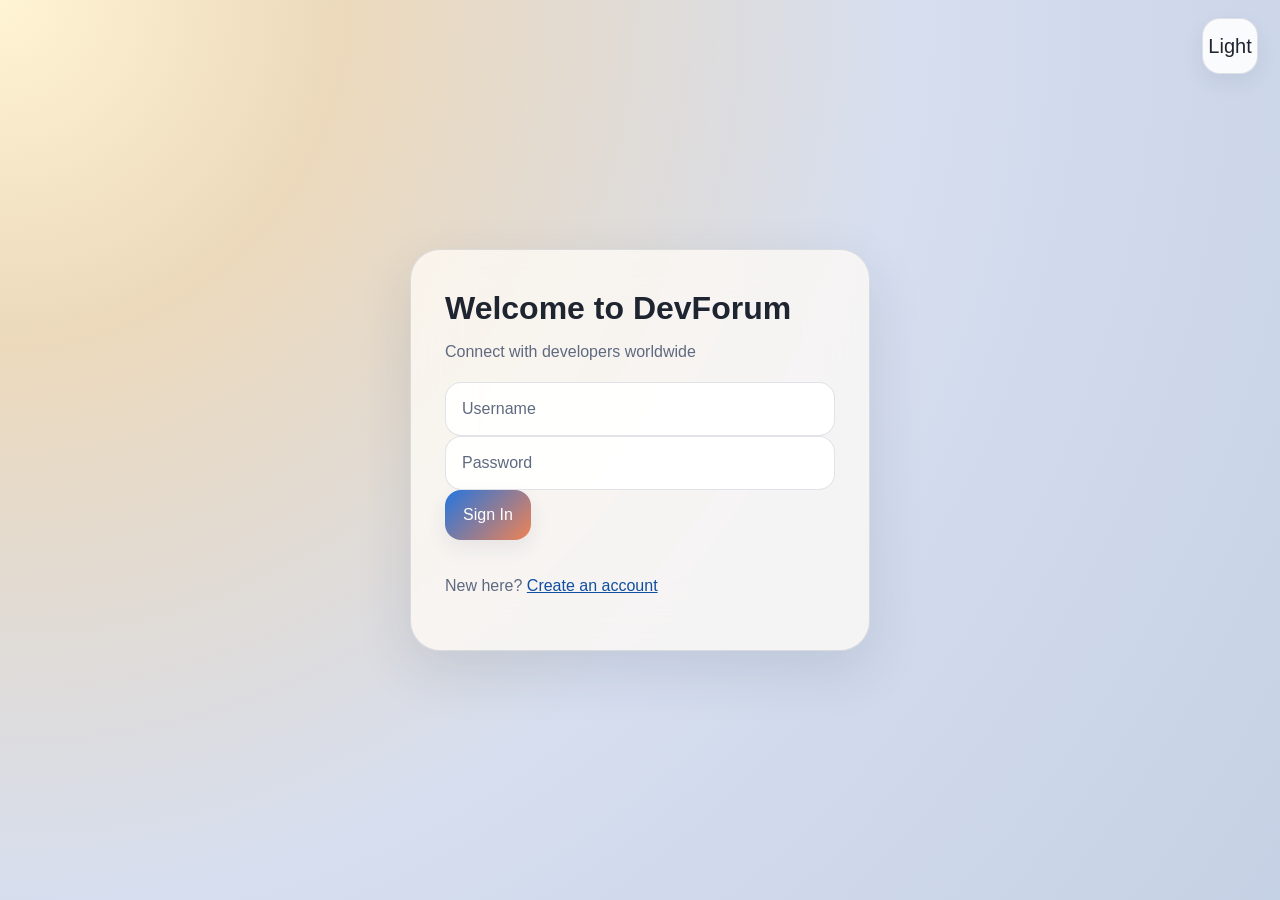
<file: frontend/index.html>
<!DOCTYPE html>
<html lang="en">
<head>
    <meta charset="UTF-8">
    <meta name="viewport" content="width=device-width, initial-scale=1.0">
    <title>DevForum  - Login</title>
    <link rel="stylesheet" href="css/style.css">
</head>
<body>

<!-- THEME TOGGLE -->
<div class="theme-toggle" onclick="toggleTheme()" id="themeToggle">
    <span class="toggle-icon">☀️</span>
</div>

<div class="login-container">
    <div class="login-card">
        <h2>Welcome to DevForum </h2>
        <p class="login-subtitle">Connect with developers worldwide</p>

        <input type="text" id="username" placeholder="Username" required>
        <input type="password" id="password" placeholder="Password" required>

        <button onclick="login()">Sign In</button>

        <div id="message" class="error-message"></div>

        <p class="signup-link">New here? <a href="#" onclick="showRegister()">Create an account</a></p>
    </div>
</div>

<script src="js/app.js"></script>
</body>
</html>
</file>
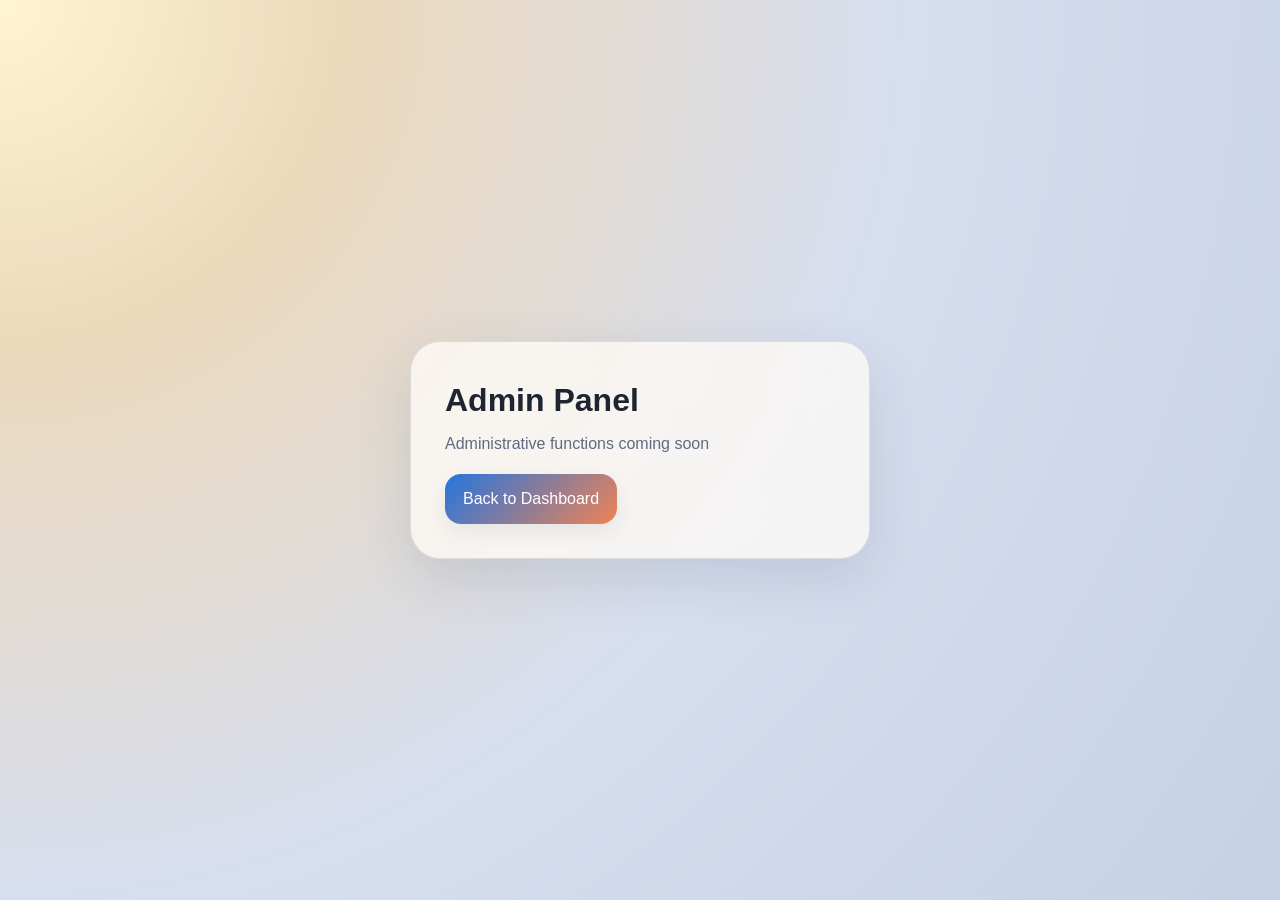
<file: frontend/admin.html>
<!DOCTYPE html>
<html lang="en">
<head>
    <meta charset="UTF-8">
    <meta name="viewport" content="width=device-width, initial-scale=1.0">
    <title>Admin Panel - DevForum AI</title>
    <link rel="stylesheet" href="css/style.css">
</head>
<body>

<div class="login-container">
    <div class="login-card">
        <h2>Admin Panel</h2>
        <p class="login-subtitle">Administrative functions coming soon</p>

        <button onclick="window.location.href='dashboard.html'">Back to Dashboard</button>
    </div>
</div>

<script src="js/app.js"></script>
</body>
</html>
</file>
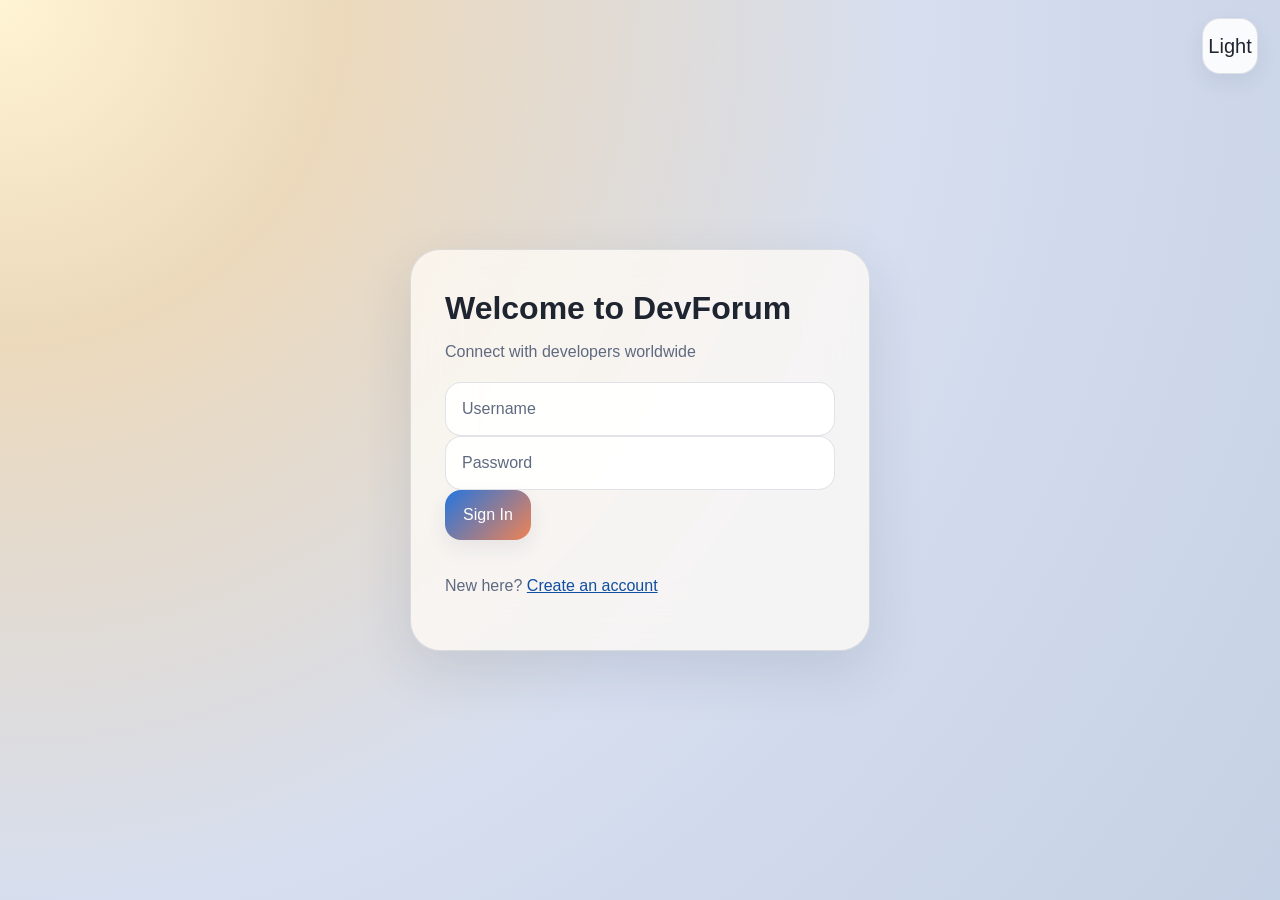
<file: frontend/dashboard.html>
<!DOCTYPE html>
<html lang="en">
<head>
    <meta charset="UTF-8">
    <meta name="viewport" content="width=device-width, initial-scale=1.0">
    <title>DevForum Dashboard</title>
    <link rel="stylesheet" href="css/style.css">
</head>
<body>
<div class="app-shell">
    <button class="mobile-menu-toggle" onclick="toggleSidebar()" aria-label="Open navigation">☰</button>

    <aside class="sidebar" id="sidebar">
        <button class="sidebar-collapse-btn" id="sidebarCollapseBtn" onclick="toggleSidebarCollapse()" aria-label="Collapse navigation">
            <span id="sidebarCollapseIcon">◀</span>
        </button>

        <div class="brand-block">
            <p class="eyebrow">Community workspace</p>
            <h2 class="logo">DevForum</h2>
            <p class="brand-copy">Reddit-style discussion, StackOverflow-style help, HackerRank-style practice, and Discord-style communities in one developer hub.</p>
        </div>

        <nav class="nav-stack">
            <button class="nav-btn" data-section="feed" onclick="showFeed()">Feed</button>
            <button class="nav-btn" data-section="trending" onclick="showTrending()">Trending</button>
            <button class="nav-btn" data-section="problem-sets" onclick="showProblemSets()">Problem Sets</button>
            <button class="nav-btn" data-section="communities" onclick="showCommunities()">Communities</button>
            <button class="nav-btn" data-section="profile" onclick="showProfile()">Profile</button>
        </nav>

        <button class="sidebar-scroll-btn" type="button" onclick="scrollSidebarToBottom()" aria-label="Scroll down to logout">
            <span class="sidebar-scroll-btn__icon">v</span>
            <span class="sidebar-scroll-btn__label">Jump to Logout</span>
        </button>

        <div class="sidebar-footer">
            <div class="sidebar-note">
                <span class="sidebar-note-label">Goal</span>
                <p>Create a platform where developers learn, solve problems, discuss ideas, and grow together.</p>
            </div>
            <div class="sidebar-note">
                <span class="sidebar-note-label">Theme</span>
                <p>Light, dark, and high-contrast views stay in sync across the dashboard.</p>
            </div>
            <button class="nav-btn nav-btn-secondary" onclick="logout()">Logout</button>
        </div>
    </aside>

    <main class="main" id="mainContent">
        <div class="theme-toggle" id="themeToggle" onclick="toggleTheme()" aria-label="Toggle color theme">
            <div class="toggle-icon">☀️</div>
        </div>

        <section class="top-strip">
            <div class="top-strip-copy">
                <p class="eyebrow">Core vision</p>
                <h2>One workspace for learning, solving, discussing, and leveling up.</h2>
            </div>
            <div class="notification-preview-panel">
                <div class="notification-preview-header">
                    <div>
                        <p class="eyebrow">Notifications</p>
                        <h3>Latest updates</h3>
                    </div>
                    <a class="ghost-link" href="notifications.html">View all</a>
                </div>
                <div id="notificationCenter" class="notification-center"></div>
            </div>
        </section>

        <section id="feedContent" class="page-section">
            <div class="page-hero">
                <div>
                    <p class="eyebrow">Daily workspace</p>
                    <h1>Developer Feed</h1>
                    <p class="subtitle">Scan discussions, open a thread, and publish questions without losing context.</p>
                </div>
                <div class="hero-stats">
                    <div class="mini-stat">
                        <span class="mini-stat-label">Mode</span>
                        <strong>Discussion</strong>
                    </div>
                    <div class="mini-stat">
                        <span class="mini-stat-label">Focus</span>
                        <strong>Recent posts</strong>
                    </div>
                </div>
            </div>

            <div id="postDetailsSection" class="card detail-card" style="display: none;">
                <button class="back-btn" onclick="backToPostsList()">Back to Posts</button>
                <div id="postDetails"></div>
            </div>

            <div id="postsListSection" class="feed-grid">
                <div class="card search-card">
                    <div class="card-heading">
                        <div>
                            <p class="eyebrow">Find something fast</p>
                            <h3>Search Posts</h3>
                        </div>
                    </div>
                    <input type="text" id="searchInput" placeholder="Search by title, content, or author" onkeyup="searchPosts()">
                </div>

                <div class="card composer-card">
                    <div class="card-heading">
                        <div>
                            <p class="eyebrow">Start a thread</p>
                            <h3>Create Post</h3>
                        </div>
                    </div>
                    <select id="postCommunity">
                        <option value="">Post to main feed</option>
                    </select>
                    <input type="text" id="postTitle" placeholder="What are you building or debugging?">
                    <textarea id="postContent" placeholder="Share the problem, code context, and what you've already tried." rows="5"></textarea>
                    <button onclick="createPost()">Publish Post</button>
                </div>

                <div class="card posts-card">
                    <div class="card-heading">
                        <div>
                            <p class="eyebrow">Live activity</p>
                            <h3>All Posts</h3>
                        </div>
                    </div>
                    <div id="posts" class="posts-stack"></div>
                </div>
            </div>
        </section>

        <section id="trendingContent" class="page-section" style="display: none;">
            <div class="page-hero">
                <div>
                    <p class="eyebrow">Momentum board</p>
                    <h1>Trending</h1>
                    <p class="subtitle">Spot the most active threads and the contributors collecting the most trust.</p>
                </div>
                <div class="hero-stats">
                    <div class="mini-stat">
                        <span class="mini-stat-label">Signals</span>
                        <strong>Votes + freshness</strong>
                    </div>
                    <div class="mini-stat">
                        <span class="mini-stat-label">Community</span>
                        <strong>Top builders</strong>
                    </div>
                </div>
            </div>

            <div class="trending-layout">
                <div class="card leaderboard-card">
                    <div class="card-heading">
                        <div>
                            <p class="eyebrow">Top contributors</p>
                            <h3>Leaderboard</h3>
                        </div>
                    </div>
                    <div id="leaderboard" class="leaderboard-list"></div>
                </div>

                <div class="card trending-card">
                    <div class="card-heading">
                        <div>
                            <p class="eyebrow">Rising discussions</p>
                            <h3>Trending Posts</h3>
                        </div>
                    </div>
                    <div id="trending" class="trending-list"></div>
                </div>
            </div>
        </section>

        <section id="problemSetsContent" class="page-section" style="display: none;">
            <div class="page-hero">
                <div>
                    <p class="eyebrow">Challenge arena</p>
                    <h1>Problem Sets</h1>
                    <p class="subtitle">Practice structured coding problems, track progress, and solve together with discussions, hints, and chat.</p>
                </div>
                <div class="hero-stats">
                    <div class="mini-stat">
                        <span class="mini-stat-label">Formats</span>
                        <strong>I/O + samples</strong>
                    </div>
                    <div class="mini-stat">
                        <span class="mini-stat-label">Results</span>
                        <strong>Passed / Failed</strong>
                    </div>
                </div>
            </div>

            <div class="problem-layout">
                <div class="card problem-browser-card">
                    <div class="card-heading">
                        <div>
                            <p class="eyebrow">Challenge list</p>
                            <h3>Available Problems</h3>
                        </div>
                        <div id="problemProgressSummary" class="inline-summary"></div>
                    </div>
                    <div id="problemSetList" class="problem-list"></div>
                </div>

                <div class="problem-detail-column">
                    <div class="card">
                        <div class="card-heading">
                            <div>
                                <p class="eyebrow">Selected challenge</p>
                                <h3>Problem Details</h3>
                            </div>
                        </div>
                        <div id="problemSetDetails" class="problem-details"></div>
                    </div>

                    <div class="card">
                        <div class="card-heading">
                            <div>
                                <p class="eyebrow">Solved archive</p>
                                <h3>Your Progress</h3>
                            </div>
                        </div>
                        <div id="solvedProblemsList" class="solved-list"></div>
                    </div>
                </div>
            </div>
        </section>

        <section id="communitiesContent" class="page-section" style="display: none;">
            <div class="page-hero">
                <div>
                    <p class="eyebrow">Community hub</p>
                    <h1>Communities</h1>
                    <p class="subtitle">Create topic-based spaces, join conversations, and keep a personalized feed from the groups you care about.</p>
                </div>
                <div class="hero-stats">
                    <div class="mini-stat">
                        <span class="mini-stat-label">Style</span>
                        <strong>Forum + chat</strong>
                    </div>
                    <div class="mini-stat">
                        <span class="mini-stat-label">Feed</span>
                        <strong>Joined communities</strong>
                    </div>
                </div>
            </div>

            <div class="community-layout">
                <div class="card">
                    <div class="card-heading">
                        <div>
                            <p class="eyebrow">Start a space</p>
                            <h3>Create Community</h3>
                        </div>
                    </div>
                    <input type="text" id="communityName" placeholder="Community name">
                    <input type="text" id="communityTopic" placeholder="Topic, e.g. AI, DSA, Web Dev">
                    <textarea id="communityDescription" placeholder="Describe what builders will discuss here." rows="4"></textarea>
                    <button onclick="createCommunity()">Create Community</button>
                </div>

                <div class="card">
                    <div class="card-heading">
                        <div>
                            <p class="eyebrow">Joined spaces</p>
                            <h3>Your Community Feed</h3>
                        </div>
                    </div>
                    <div id="joinedCommunitiesFeed" class="community-feed"></div>
                </div>

                <div class="card community-catalog-card">
                    <div class="card-heading">
                        <div>
                            <p class="eyebrow">Browse</p>
                            <h3>Community Catalog</h3>
                        </div>
                    </div>
                    <div id="communityList" class="community-list"></div>
                </div>
            </div>
        </section>

        <section id="profileSection" class="page-section profile-host" style="display: none;"></section>
    </main>
</div>

<script src="js/app.js"></script>
</body>
</html>
</file>
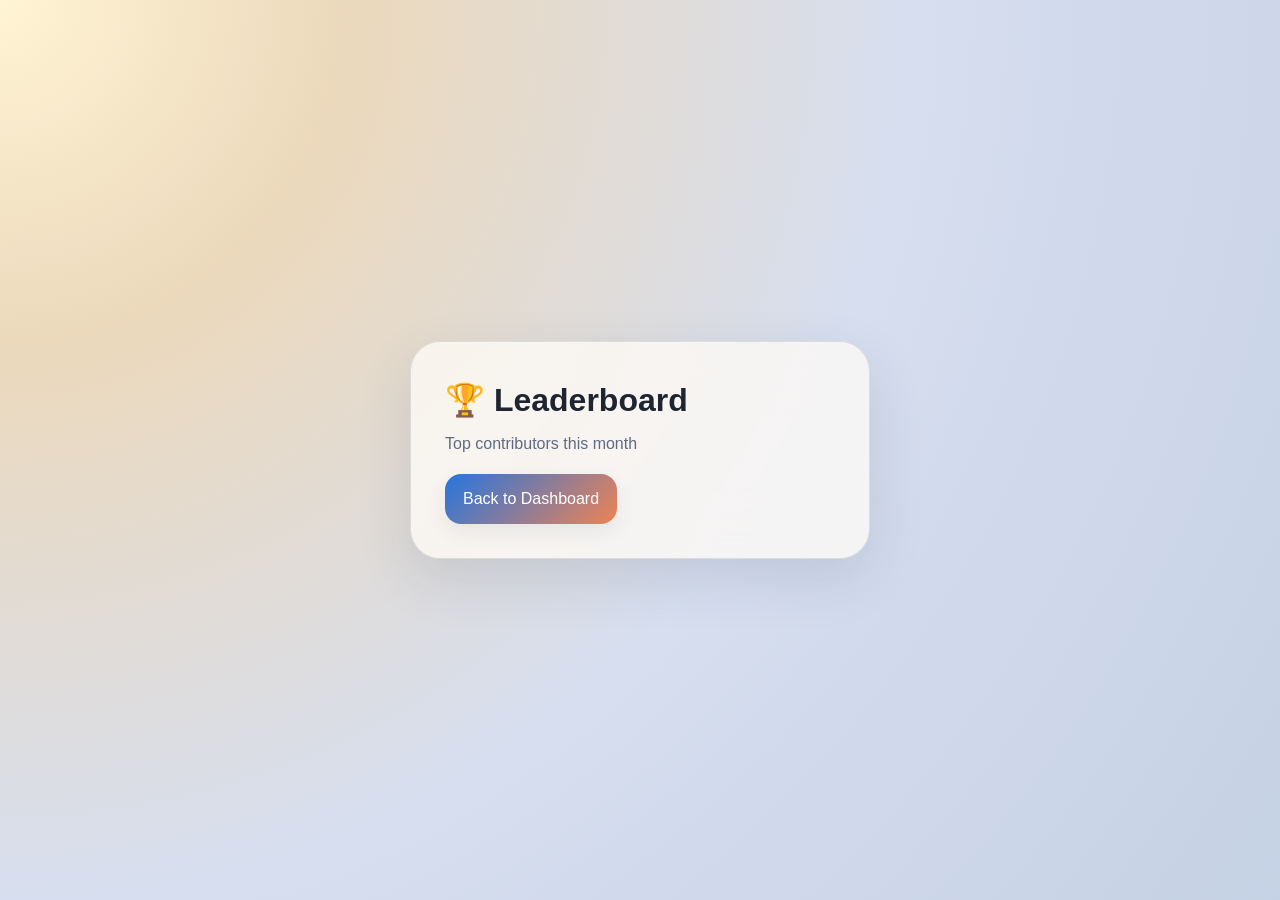
<file: frontend/leaderboard.html>
<!DOCTYPE html>
<html lang="en">
<head>
    <meta charset="UTF-8">
    <meta name="viewport" content="width=device-width, initial-scale=1.0">
    <title>Leaderboard - DevForum AI</title>
    <link rel="stylesheet" href="css/style.css">
</head>
<body>

<div class="login-container">
    <div class="login-card">
        <h2>🏆 Leaderboard</h2>
        <p class="login-subtitle">Top contributors this month</p>

        <div id="leaderboardContainer">
            <!-- Leaderboard will be loaded here -->
        </div>

        <button onclick="window.location.href='dashboard.html'">Back to Dashboard</button>
    </div>
</div>

<script>
    // Load leaderboard data
    async function loadLeaderboardPage() {
        const response = await fetch('http://127.0.0.1:5000/api/profile/leaderboard');
        const data = await response.json();

        const container = document.getElementById('leaderboardContainer');
        container.innerHTML = '';

        const medals = ['🥇', '🥈', '🥉'];

        data.forEach((user, index) => {
            const medal = medals[index] || `#${index + 1}`;
            const rankClass = `rank-${index + 1}`;

            container.innerHTML += `
                <div class="leaderboard-item ${rankClass}" style="margin: 10px 0; padding: 15px; border-radius: 12px; background: rgba(255,255,255,0.9);">
                    <span style="font-weight: bold; font-size: 16px;">
                        ${medal} ${user.username}
                    </span>
                    <span style="color: #667eea; font-weight: bold; font-size: 18px;">
                        ${user.reputation} pts
                    </span>
                </div>
            `;
        });
    }

    loadLeaderboardPage();
</script>

</body>
</html>
</file>
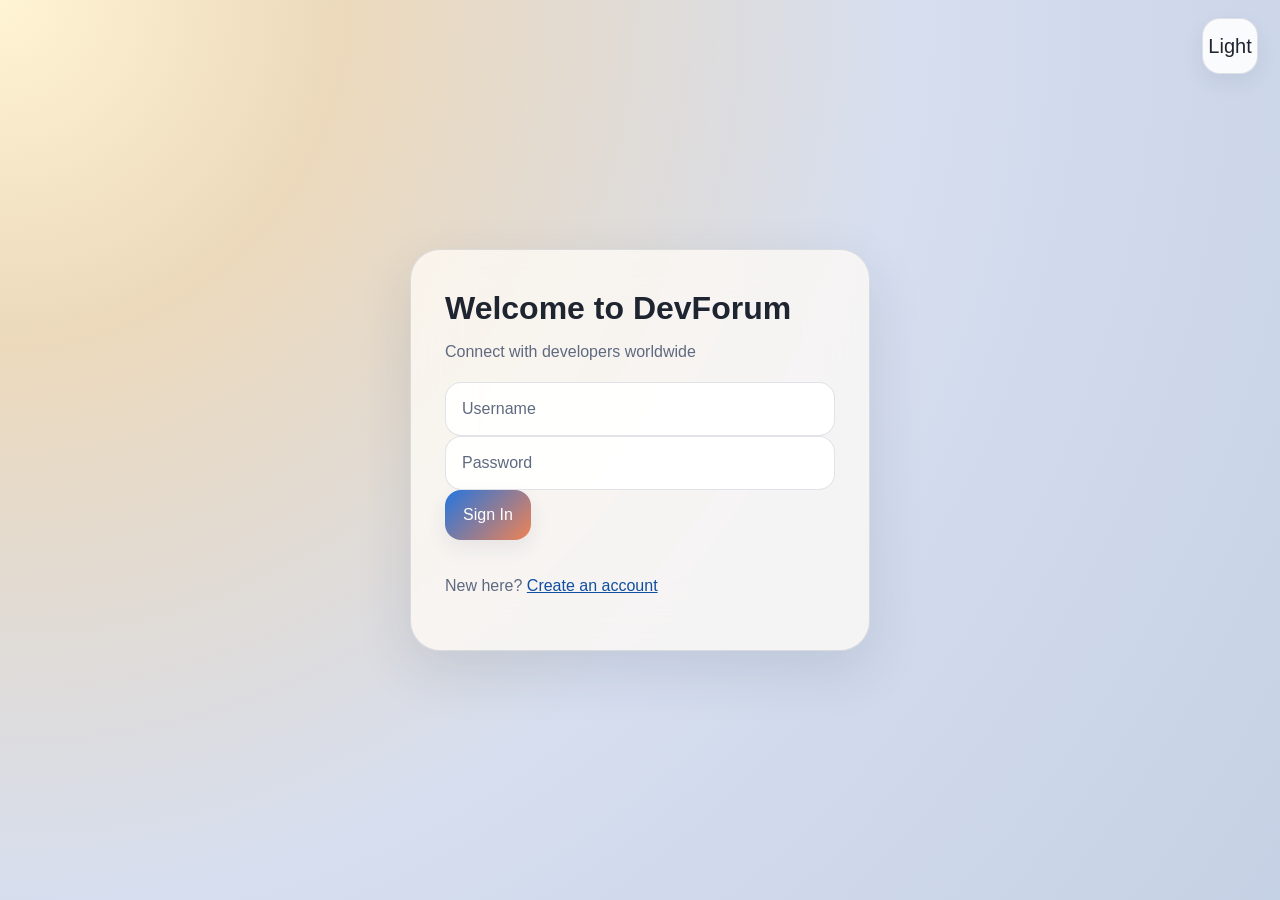
<file: frontend/notifications.html>
<!DOCTYPE html>
<html lang="en">
<head>
    <meta charset="UTF-8">
    <meta name="viewport" content="width=device-width, initial-scale=1.0">
    <title>DevForum Notifications</title>
    <link rel="stylesheet" href="css/style.css">
</head>
<body>
<div class="theme-toggle" id="themeToggle" onclick="toggleTheme()" aria-label="Toggle color theme">
    <div class="toggle-icon">Light</div>
</div>

<main class="history-page">
    <section class="page-hero">
        <div>
            <p class="eyebrow">Activity timeline</p>
            <h1>Notification History</h1>
            <p class="subtitle">See every reply, problem update, and community event in one place.</p>
        </div>
        <a class="ghost-link" href="dashboard.html">Back to dashboard</a>
    </section>

    <section class="card notification-history-card">
        <div class="card-heading">
            <div>
                <p class="eyebrow">Full feed</p>
                <h3>All notifications</h3>
            </div>
        </div>
        <div id="notificationHistoryList" class="notification-history-list"></div>
    </section>
</main>

<script src="js/app.js"></script>
</body>
</html>
</file>
<file: frontend/css/style.css>
* {
    margin: 0;
    padding: 0;
    box-sizing: border-box;
}

:root {
    --bg-gradient: radial-gradient(circle at top left, #fff4d4 0%, #ecd9bc 22%, #d6deef 58%, #c5d1e4 100%);
    --surface: rgba(255, 251, 246, 0.76);
    --surface-strong: rgba(255, 255, 255, 0.9);
    --surface-soft: rgba(120, 133, 155, 0.1);
    --text-main: #1e2430;
    --text-muted: #5f6a80;
    --border: rgba(89, 103, 130, 0.18);
    --accent: #2575df;
    --accent-strong: #104ea0;
    --accent-soft: rgba(37, 117, 223, 0.13);
    --warm: #ef8354;
    --success: #2fa472;
    --warning: #c99700;
    --danger: #d64545;
    --shadow-lg: 0 20px 55px rgba(33, 49, 77, 0.12);
    --shadow-md: 0 14px 35px rgba(33, 49, 77, 0.09);
    --shadow-sm: 0 8px 20px rgba(33, 49, 77, 0.08);
    --radius-xl: 28px;
    --radius-lg: 22px;
    --radius-md: 18px;
}

body.dark {
    --bg-gradient: radial-gradient(circle at top left, #27354e 0%, #172131 28%, #101824 66%, #09101a 100%);
    --surface: rgba(13, 20, 31, 0.82);
    --surface-strong: rgba(18, 26, 38, 0.92);
    --surface-soft: rgba(148, 163, 184, 0.1);
    --text-main: #edf3ff;
    --text-muted: #95a2ba;
    --border: rgba(151, 164, 187, 0.18);
    --accent: #78c1ff;
    --accent-strong: #c6e5ff;
    --accent-soft: rgba(120, 193, 255, 0.16);
    --warm: #ff9f67;
    --success: #58ce96;
    --warning: #ffc34d;
    --danger: #ff7e7e;
    --shadow-lg: 0 24px 60px rgba(0, 0, 0, 0.38);
    --shadow-md: 0 16px 38px rgba(0, 0, 0, 0.3);
    --shadow-sm: 0 8px 24px rgba(0, 0, 0, 0.24);
}

body.dark-high-contrast {
    --bg-gradient: linear-gradient(180deg, #000000 0%, #090909 100%);
    --surface: #050505;
    --surface-strong: #101010;
    --surface-soft: #1a1a1a;
    --text-main: #ffffff;
    --text-muted: #d0d0d0;
    --border: #8a8a8a;
    --accent: #ffd24a;
    --accent-strong: #ffe7a3;
    --accent-soft: rgba(255, 210, 74, 0.2);
    --warm: #ffc36b;
    --success: #69ff9a;
    --warning: #ffd978;
    --danger: #ff7d7d;
    --shadow-lg: none;
    --shadow-md: none;
    --shadow-sm: none;
}

body.dark-high-contrast .sidebar,
body.dark-high-contrast .brand-block,
body.dark-high-contrast .sidebar-note,
body.dark-high-contrast .nav-btn,
body.dark-high-contrast .nav-btn-secondary,
body.dark-high-contrast .sidebar-collapse-btn {
    background: #050505;
    color: #ffffff;
    border-color: #8a8a8a;
}

body.dark-high-contrast .logo,
body.dark-high-contrast .brand-copy,
body.dark-high-contrast .sidebar-note p,
body.dark-high-contrast .sidebar-note-label,
body.dark-high-contrast .nav-btn,
body.dark-high-contrast .eyebrow {
    color: #ffffff;
}

body.dark-high-contrast .nav-btn:hover,
body.dark-high-contrast .nav-btn.active,
body.dark-high-contrast .nav-btn-secondary:hover,
body.dark-high-contrast .sidebar-scroll-btn:hover,
body.dark-high-contrast .sidebar-collapse-btn:hover {
    background: #ffd24a;
    color: #000000;
    border-color: #ffd24a;
}

body {
    min-height: 100vh;
    background: var(--bg-gradient);
    color: var(--text-main);
    font-family: "Aptos", "Segoe UI Variable", "Trebuchet MS", sans-serif;
    line-height: 1.5;
    transition: background 0.3s ease, color 0.3s ease;
}

button,
input,
textarea,
select {
    font: inherit;
}

button {
    border: none;
    cursor: pointer;
}

input,
textarea,
select {
    width: 100%;
    padding: 14px 16px;
    border-radius: 16px;
    border: 1px solid var(--border);
    background: var(--surface-strong);
    color: var(--text-main);
}

textarea {
    resize: vertical;
}

input::placeholder,
textarea::placeholder {
    color: var(--text-muted);
}

input:focus,
textarea:focus,
select:focus {
    outline: none;
    border-color: var(--accent);
    box-shadow: 0 0 0 4px var(--accent-soft);
}

.app-shell {
    display: flex;
    min-height: 100vh;
}

.sidebar {
    width: 300px;
    padding: 28px 22px;
    position: fixed;
    inset: 0 auto 0 0;
    display: flex;
    flex-direction: column;
    gap: 24px;
    background: var(--surface);
    backdrop-filter: blur(24px);
    border-right: 1px solid var(--border);
    box-shadow: var(--shadow-md);
    z-index: 10;
    overflow-y: auto;
    scroll-behavior: smooth;
    transition: width 0.24s ease, padding 0.24s ease, transform 0.24s ease;
}

.sidebar-collapse-btn {
    align-self: flex-end;
    width: 42px;
    height: 42px;
    border-radius: 14px;
    background: var(--surface-strong);
    border: 1px solid var(--border);
    color: var(--text-main);
    box-shadow: var(--shadow-sm);
}

.sidebar-collapsed .sidebar {
    width: 108px;
    padding-inline: 14px;
}

.sidebar-collapsed .brand-block,
.sidebar-collapsed .sidebar-note p,
.sidebar-collapsed .nav-btn,
.sidebar-collapsed .nav-btn-secondary {
    overflow: hidden;
}

.sidebar-collapsed .brand-copy,
.sidebar-collapsed .sidebar-footer .sidebar-note:last-of-type,
.sidebar-collapsed .brand-block .eyebrow {
    display: none;
}

.sidebar-collapsed .logo {
    font-size: 1.15rem;
}

.sidebar-collapsed .nav-btn {
    text-align: center;
    padding-inline: 10px;
    font-size: 0.86rem;
}

.sidebar-collapsed .sidebar-note {
    padding: 14px;
}

.sidebar-collapsed .sidebar-note-label {
    margin-bottom: 0;
}

.brand-block {
    padding: 20px;
    border-radius: 24px;
    background: linear-gradient(155deg, var(--surface-strong), var(--surface-soft));
    border: 1px solid var(--border);
}

.eyebrow {
    font-size: 0.76rem;
    text-transform: uppercase;
    letter-spacing: 0.12em;
    color: var(--text-muted);
    margin-bottom: 8px;
}

.logo {
    font-size: 2rem;
    line-height: 1.05;
    margin-bottom: 10px;
}

.brand-copy,
.sidebar-note p,
.subtitle,
.meta,
.profile-copy,
.empty-state,
.trend-meta,
.trend-summary,
.problem-card p,
.community-card p,
.notification-pill p {
    color: var(--text-muted);
}

.nav-stack {
    display: grid;
    gap: 10px;
}

.nav-btn,
.ghost-btn,
.file-upload-label,
button {
    border-radius: 16px;
    transition: transform 0.2s ease, box-shadow 0.2s ease, background 0.2s ease, color 0.2s ease;
}

.nav-btn {
    padding: 14px 16px;
    text-align: left;
    background: transparent;
    color: var(--text-main);
    border: 1px solid transparent;
}

.nav-btn:hover,
.nav-btn.active {
    background: var(--accent-soft);
    border-color: rgba(37, 117, 223, 0.24);
    color: var(--accent-strong);
    transform: translateX(4px);
}

.nav-btn-secondary,
.ghost-btn {
    background: var(--surface-strong);
    border: 1px solid var(--border);
    color: var(--text-main);
    box-shadow: none;
}

.sidebar-scroll-btn {
    position: relative;
    display: flex;
    align-items: center;
    justify-content: center;
    gap: 10px;
    padding: 12px 14px;
    background: linear-gradient(135deg, var(--accent-soft), var(--surface-strong));
    border: 1px solid var(--border);
    color: var(--accent-strong);
    box-shadow: var(--shadow-sm);
    width: 100%;
    z-index: 1;
}

.sidebar-scroll-btn__icon {
    display: inline-grid;
    place-items: center;
    width: 28px;
    height: 28px;
    border-radius: 999px;
    background: var(--accent-soft);
    color: var(--accent-strong);
    font-weight: 700;
}

.sidebar-scroll-btn__label {
    font-weight: 600;
}

.sidebar-footer {
    margin-top: auto;
    display: grid;
    gap: 16px;
}

.sidebar-note {
    padding: 18px;
    border-radius: 20px;
    background: var(--surface-strong);
    border: 1px solid var(--border);
}

.sidebar-note-label {
    display: inline-block;
    margin-bottom: 6px;
    font-size: 0.78rem;
    font-weight: 700;
    color: var(--accent-strong);
}

.main {
    flex: 1;
    margin-left: 300px;
    padding: 34px 34px 48px;
    transition: margin-left 0.24s ease, padding 0.24s ease;
}

.sidebar-collapsed .main {
    margin-left: 108px;
}

.theme-toggle {
    position: fixed;
    top: 18px;
    right: 22px;
    width: 56px;
    height: 56px;
    display: grid;
    place-items: center;
    border-radius: 18px;
    background: var(--surface-strong);
    border: 1px solid var(--border);
    box-shadow: var(--shadow-sm);
    z-index: 20;
}

.mobile-menu-toggle {
    display: none;
    position: fixed;
    top: 18px;
    left: 18px;
    width: 52px;
    height: 52px;
    z-index: 21;
    border-radius: 16px;
    background: var(--surface-strong);
    color: var(--text-main);
    border: 1px solid var(--border);
    box-shadow: var(--shadow-sm);
}

.top-strip {
    display: grid;
    grid-template-columns: minmax(0, 1fr) minmax(320px, 0.9fr);
    gap: 20px;
    margin-bottom: 30px;
}

.top-strip-copy {
    padding: 24px 26px;
    background: linear-gradient(140deg, rgba(37, 117, 223, 0.14), rgba(239, 131, 84, 0.12));
    border: 1px solid var(--border);
    border-radius: var(--radius-xl);
    box-shadow: var(--shadow-md);
    backdrop-filter: blur(22px);
}

.top-strip-copy h2 {
    font-size: clamp(1.5rem, 3vw, 2.3rem);
    line-height: 1.1;
}

.notification-center {
    display: grid;
    gap: 12px;
}

.notification-preview-panel {
    display: grid;
    gap: 14px;
}

.notification-preview-header {
    display: flex;
    justify-content: space-between;
    gap: 18px;
    align-items: center;
}

.notification-pill {
    padding: 16px 18px;
    background: var(--surface);
    border: 1px solid var(--border);
    border-radius: 22px;
    box-shadow: var(--shadow-sm);
    backdrop-filter: blur(18px);
}

.notification-pill strong {
    display: block;
    margin-bottom: 5px;
}

.notification-pill-history {
    background: var(--surface-strong);
}

.ghost-link {
    display: inline-flex;
    align-items: center;
    justify-content: center;
    padding: 10px 16px;
    border-radius: 999px;
    border: 1px solid var(--border);
    background: var(--surface-strong);
    color: var(--accent-strong);
    text-decoration: none;
    box-shadow: var(--shadow-sm);
    transition: transform 0.2s ease, box-shadow 0.2s ease, background 0.2s ease, color 0.2s ease;
}

.ghost-link:hover {
    transform: translateY(-1px);
    box-shadow: var(--shadow-md);
}

.history-page {
    min-height: 100vh;
    max-width: 1100px;
    margin: 0 auto;
    padding: 110px 24px 40px;
}

.notification-history-card {
    display: grid;
    gap: 18px;
}

.notification-history-list {
    display: grid;
    gap: 14px;
}

.page-section {
    animation: fadeUp 0.35s ease;
}

.page-hero {
    display: flex;
    justify-content: space-between;
    gap: 24px;
    align-items: flex-start;
    margin-bottom: 28px;
}

h1 {
    font-size: clamp(2.1rem, 4vw, 3.2rem);
    line-height: 1;
    margin-bottom: 10px;
}

.subtitle {
    max-width: 760px;
    font-size: 1rem;
}

.hero-stats {
    display: grid;
    grid-template-columns: repeat(2, minmax(130px, 1fr));
    gap: 12px;
    min-width: 280px;
}

.mini-stat,
.stat-card,
.sample-card,
.info-block,
.community-feed-item,
.joined-community-block {
    padding: 16px 18px;
    border-radius: 20px;
    background: var(--surface);
    border: 1px solid var(--border);
    box-shadow: var(--shadow-sm);
}

.mini-stat-label,
.stat-card span {
    display: block;
    font-size: 0.78rem;
    color: var(--text-muted);
    margin-bottom: 5px;
}

.card,
.profile-panel,
.profile-stats,
.profile-badges,
.collab-panel {
    background: var(--surface);
    border: 1px solid var(--border);
    border-radius: var(--radius-xl);
    padding: 24px;
    box-shadow: var(--shadow-md);
    backdrop-filter: blur(22px);
}

.card-heading {
    display: flex;
    justify-content: space-between;
    align-items: center;
    gap: 12px;
    margin-bottom: 18px;
}

.card h3,
.collab-panel h3 {
    font-size: 1.35rem;
}

button {
    padding: 13px 18px;
    background: linear-gradient(135deg, var(--accent), var(--warm));
    color: #ffffff;
    box-shadow: var(--shadow-sm);
}

body.dark-high-contrast button {
    background: #ffd24a;
    color: #000000;
    border: 1px solid #ffd24a;
    box-shadow: none;
}

body.dark-high-contrast button:hover {
    background: #ffe7a3;
    border-color: #ffe7a3;
}

button:hover,
.ghost-btn:hover,
.file-upload-label:hover,
.problem-card:hover,
.community-card:hover,
.post-card:hover,
.trend-card:hover,
.leaderboard-item:hover {
    transform: translateY(-2px);
}

.feed-grid {
    display: grid;
    grid-template-columns: minmax(0, 1.25fr) minmax(320px, 0.9fr);
    gap: 22px;
    align-items: start;
}

.search-card,
.composer-card {
    grid-column: 2;
}

.posts-card {
    grid-column: 1;
    grid-row: 1 / span 2;
}

.search-card input,
.composer-card input,
.composer-card select,
.composer-card textarea {
    margin-bottom: 14px;
}

.posts-stack,
.trending-list,
.leaderboard-list,
.community-feed,
.community-list,
.problem-list,
.solved-list,
.chat-stack {
    display: grid;
    gap: 14px;
}

.post-card,
.trend-card,
.leaderboard-item,
.community-card,
.problem-card {
    position: relative;
    padding: 18px;
    border-radius: 22px;
    background: var(--surface-strong);
    border: 1px solid var(--border);
}

.problem-card {
    text-align: left;
    color: var(--text-main);
}

.active-problem {
    border-color: var(--accent);
    box-shadow: 0 0 0 3px var(--accent-soft);
}

.post-card {
    cursor: pointer;
    overflow: hidden;
}

.post-header,
.trend-header,
.leaderboard-item,
.community-card-head,
.problem-card-header,
.problem-header {
    display: flex;
    align-items: center;
    justify-content: space-between;
    gap: 14px;
}

.post-header {
    justify-content: flex-start;
    margin-bottom: 14px;
}

.avatar,
.avatar-placeholder {
    width: 50px;
    height: 50px;
    border-radius: 16px;
    flex-shrink: 0;
}

.avatar {
    object-fit: cover;
    border: 1px solid var(--border);
}

.avatar-placeholder,
.profile-avatar-placeholder {
    display: grid;
    place-items: center;
    background: linear-gradient(135deg, var(--accent-soft), rgba(239, 131, 84, 0.22));
    color: var(--accent-strong);
    font-weight: 700;
}

.post-title,
.trend-title {
    font-size: 1.1rem;
    font-weight: 700;
    margin-bottom: 4px;
}

.post-excerpt {
    color: var(--text-muted);
    margin-bottom: 14px;
}

.post-footer,
.trend-metrics,
.problem-meta-row,
.problem-meta-stack {
    display: flex;
    flex-wrap: wrap;
    gap: 10px;
}

.tag,
.metric-pill,
.badge-pill,
.status-pill,
.difficulty-pill {
    display: inline-flex;
    align-items: center;
    gap: 6px;
    padding: 7px 11px;
    border-radius: 999px;
    font-size: 0.82rem;
}

.tag,
.metric-pill {
    background: var(--surface-soft);
    color: var(--text-main);
}

.status-pill {
    background: rgba(47, 164, 114, 0.15);
    color: var(--success);
}

.difficulty-easy {
    background: rgba(47, 164, 114, 0.15);
    color: var(--success);
}

.difficulty-medium {
    background: rgba(201, 151, 0, 0.16);
    color: var(--warning);
}

.difficulty-hard {
    background: rgba(214, 69, 69, 0.14);
    color: var(--danger);
}

.badge-pill {
    background: linear-gradient(135deg, rgba(255, 220, 80, 0.18), rgba(239, 131, 84, 0.16));
    color: var(--text-main);
}

.inline-summary {
    display: flex;
    align-items: center;
}

.delete-btn {
    position: absolute;
    top: 16px;
    right: 16px;
    padding: 8px 12px;
    background: rgba(214, 69, 69, 0.1);
    color: var(--danger);
    border: 1px solid rgba(214, 69, 69, 0.2);
    box-shadow: none;
}

.detail-card {
    margin-bottom: 22px;
}

.back-btn {
    background: transparent;
    color: var(--accent-strong);
    border: 1px solid var(--border);
    box-shadow: none;
    margin-bottom: 18px;
}

body.dark-high-contrast .back-btn {
    background: #ffd24a;
    color: #000000;
    border-color: #ffd24a;
}

body.dark-high-contrast .delete-btn {
    background: #ff7d7d;
    color: #000000;
    border-color: #ff7d7d;
}

body.dark-high-contrast .delete-btn:hover {
    background: #ffb0b0;
    border-color: #ffb0b0;
}

body.dark-high-contrast .sidebar-scroll-btn {
    background: #111111;
    color: #ffffff;
    border-color: #8a8a8a;
}

body.dark-high-contrast .sidebar-scroll-btn__icon {
    background: #1d1d1d;
    color: #ffffff;
}

body.dark-high-contrast .problem-card,
body.dark-high-contrast .problem-card strong,
body.dark-high-contrast .problem-card p,
body.dark-high-contrast .problem-header h2,
body.dark-high-contrast .problem-header .subtitle {
    color: #ffffff;
}

body.dark-high-contrast .active-problem {
    border-color: #ffffff;
    box-shadow: 0 0 0 3px rgba(255, 255, 255, 0.18);
}

body.dark-high-contrast .metric-pill,
body.dark-high-contrast .difficulty-pill {
    background: #1a1a1a;
    color: #ffffff;
    border: 1px solid #8a8a8a;
}

body.dark-high-contrast .difficulty-easy {
    background: rgba(105, 255, 154, 0.14);
    color: #69ff9a;
    border-color: rgba(105, 255, 154, 0.45);
}

body.dark-high-contrast .difficulty-medium {
    background: rgba(255, 255, 255, 0.08);
    color: #ffffff;
    border-color: #8a8a8a;
}

body.dark-high-contrast .difficulty-hard {
    background: rgba(255, 125, 125, 0.12);
    color: #ffb0b0;
    border-color: rgba(255, 125, 125, 0.4);
}

.comment {
    background: var(--surface-strong);
    border: 1px solid var(--border);
    border-left: 4px solid var(--accent);
    border-radius: 18px;
    padding: 16px;
    margin-bottom: 12px;
}

.comment.accepted {
    border-left-color: var(--success);
    background: linear-gradient(135deg, rgba(47, 164, 114, 0.12), var(--surface-strong));
}

.trending-layout,
.community-layout,
.problem-layout,
.profile-hero {
    display: grid;
    gap: 22px;
}

.trending-layout,
.profile-hero {
    grid-template-columns: minmax(280px, 0.8fr) minmax(0, 1.2fr);
}

.community-layout {
    grid-template-columns: minmax(280px, 0.8fr) minmax(0, 1fr) minmax(320px, 1fr);
    align-items: start;
}

.problem-layout {
    grid-template-columns: minmax(300px, 0.82fr) minmax(0, 1.18fr);
    align-items: start;
}

.problem-detail-column {
    display: grid;
    gap: 22px;
}

.problem-details,
.submission-panel,
.collab-grid,
.problem-spec-grid,
.samples-grid {
    display: grid;
    gap: 16px;
}

.problem-header {
    align-items: flex-start;
}

.problem-spec-grid,
.samples-grid {
    grid-template-columns: repeat(2, minmax(0, 1fr));
}

.sample-card pre {
    margin: 8px 0 12px;
    padding: 12px;
    border-radius: 14px;
    background: rgba(15, 23, 42, 0.92);
    color: #f8fafc;
    overflow: auto;
}

.submission-panel label {
    font-weight: 700;
}

.submission-actions,
.chat-compose {
    display: flex;
    gap: 12px;
    align-items: center;
}

.submission-result {
    padding: 14px 16px;
    border-radius: 16px;
    border: 1px solid var(--border);
}

.result-pass {
    background: rgba(47, 164, 114, 0.12);
    color: var(--success);
}

.result-fail {
    background: rgba(214, 69, 69, 0.12);
    color: var(--danger);
}

.collab-grid {
    grid-template-columns: repeat(2, minmax(0, 1fr));
}

.collab-item {
    display: flex;
    justify-content: space-between;
    gap: 14px;
    align-items: flex-start;
    padding: 14px 0;
    border-top: 1px solid var(--border);
}

.collab-item:first-of-type {
    border-top: none;
    padding-top: 0;
}

.ghost-btn {
    padding: 9px 12px;
}

.chat-bubble {
    padding: 12px 14px;
    border-radius: 16px;
    background: var(--surface-strong);
    border: 1px solid var(--border);
}

.solved-item,
.community-post-snippet {
    padding: 14px 16px;
    border-radius: 18px;
    background: var(--surface-strong);
    border: 1px solid var(--border);
}

.community-posts-preview {
    display: grid;
    gap: 10px;
    margin-top: 16px;
}

.community-feed-item,
.joined-community-block {
    background: var(--surface-strong);
}

.leaderboard-item {
    justify-content: space-between;
}

.leaderboard-item.rank-1 {
    background: linear-gradient(135deg, rgba(255, 220, 80, 0.24), var(--surface-strong));
}

.leaderboard-item.rank-2 {
    background: linear-gradient(135deg, rgba(190, 200, 214, 0.22), var(--surface-strong));
}

.leaderboard-item.rank-3 {
    background: linear-gradient(135deg, rgba(229, 166, 122, 0.22), var(--surface-strong));
}

.leaderboard-identity,
.trend-author {
    display: flex;
    align-items: center;
    gap: 12px;
}

.leaderboard-copy strong,
.trend-author strong {
    display: block;
}

.lb-score {
    font-weight: 700;
    color: var(--accent-strong);
}

.profile-shell {
    display: grid;
    gap: 22px;
}

.profile-identity {
    display: flex;
    gap: 20px;
    align-items: center;
}

.profile-avatar,
.profile-avatar-placeholder {
    width: 104px;
    height: 104px;
    border-radius: 28px;
}

.profile-avatar {
    object-fit: cover;
    border: 1px solid var(--border);
}

.profile-copy h2 {
    font-size: 2rem;
    margin-bottom: 6px;
}

.profile-actions {
    display: flex;
    flex-wrap: wrap;
    gap: 12px;
    margin-top: 18px;
}

.file-upload-label {
    padding: 13px 16px;
    background: var(--surface-strong);
    border: 1px solid var(--border);
    cursor: pointer;
}

.file-upload-label input {
    display: none;
}

.upload-hint {
    display: block;
    margin-top: 10px;
    color: var(--text-muted);
    font-size: 0.9rem;
}

.stats-grid {
    display: grid;
    grid-template-columns: repeat(2, minmax(0, 1fr));
    gap: 14px;
}

.stat-card strong {
    font-size: 1.55rem;
}

.badges-grid {
    display: flex;
    flex-wrap: wrap;
    gap: 10px;
}

.empty-state {
    padding: 8px 2px;
}

.login-container {
    min-height: 100vh;
    display: grid;
    place-items: center;
    padding: 24px;
}

.login-card {
    width: min(100%, 460px);
    padding: 34px;
    border-radius: 30px;
    background: var(--surface);
    border: 1px solid var(--border);
    box-shadow: var(--shadow-lg);
    backdrop-filter: blur(28px);
}

.login-card h2 {
    font-size: 2rem;
    margin-bottom: 8px;
}

.login-subtitle,
.signup-link {
    color: var(--text-muted);
    margin-bottom: 18px;
}

.signup-link a {
    color: var(--accent-strong);
}

.error-message {
    min-height: 24px;
    margin-top: 10px;
    color: var(--danger);
}

.toggle-icon {
    font-size: 1.25rem;
}

@keyframes fadeUp {
    from {
        opacity: 0;
        transform: translateY(8px);
    }
    to {
        opacity: 1;
        transform: translateY(0);
    }
}

@media (max-width: 1240px) {
    .top-strip,
    .problem-layout,
    .community-layout,
    .trending-layout,
    .profile-hero {
        grid-template-columns: 1fr;
    }
}

@media (max-width: 1100px) {
    .feed-grid,
    .problem-spec-grid,
    .samples-grid,
    .collab-grid {
        grid-template-columns: 1fr;
    }

    .search-card,
    .composer-card,
    .posts-card {
        grid-column: auto;
        grid-row: auto;
    }
}

@media (max-width: 860px) {
    .mobile-menu-toggle {
        display: grid;
        place-items: center;
    }

    .sidebar-collapse-btn {
        display: none;
    }

    .sidebar {
        transform: translateX(-100%);
    }

    .sidebar.open {
        transform: translateX(0);
    }

    .main,
    .sidebar-collapsed .main {
        margin-left: 0;
        padding: 86px 18px 28px;
    }

    .theme-toggle {
        top: 18px;
        right: 18px;
        width: 52px;
        height: 52px;
    }

    .page-hero,
    .problem-header,
    .community-card-head,
    .submission-actions,
    .chat-compose,
    .notification-preview-header {
        flex-direction: column;
        align-items: flex-start;
    }

    .hero-stats {
        width: 100%;
        min-width: 0;
    }

    .history-page {
        padding: 92px 18px 28px;
    }
}

@media (max-width: 560px) {
    .card,
    .profile-panel,
    .profile-stats,
    .profile-badges,
    .collab-panel,
    .login-card {
        padding: 18px;
        border-radius: 22px;
    }

    .profile-identity,
    .post-header,
    .trend-header {
        flex-direction: column;
        align-items: flex-start;
    }

    .stats-grid {
        grid-template-columns: 1fr;
    }

    .leaderboard-item {
        flex-direction: column;
        align-items: flex-start;
    }

    .delete-btn {
        position: static;
        margin-top: 12px;
    }

    .sidebar-scroll-btn__label {
        font-size: 0.92rem;
    }
}

@media (forced-colors: active) {
    button,
    .back-btn,
    .delete-btn {
        forced-color-adjust: auto;
        border: 1px solid ButtonText;
        box-shadow: none;
    }
}
</file>
